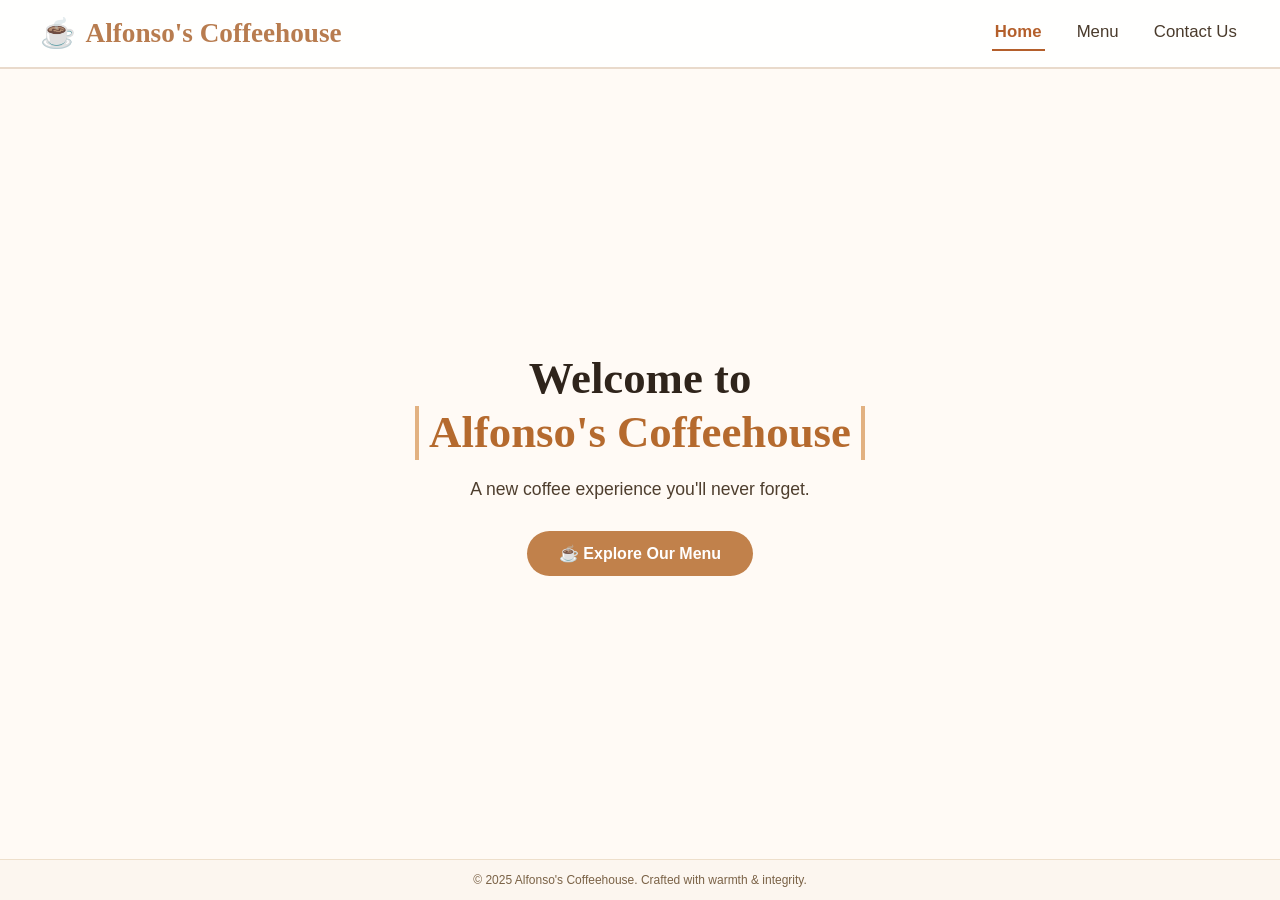
<file: Coffee Shop/index.html>
<!DOCTYPE html>
<html lang="en">
<head>
  <meta charset="UTF-8">
  <meta name="viewport" content="width=device-width, initial-scale=1.0, viewport-fit=cover, user-scalable=no">
  <title>Alfonso's Coffeehouse</title>
  <link rel="stylesheet" href="styles.css">
</head>
<body>
  <div class="app-container">
    <!-- Header with clickable logo -->
    <header class="site-header">
      <a href="#home" class="logo">
        <span class="logo-icon">☕</span>
        <span>Alfonso's Coffeehouse</span>
      </a>
      <nav class="main-nav">
        <a href="#home" class="nav-link">Home</a>
        <a href="#menu" class="nav-link">Menu</a>
        <a href="#contact" class="nav-link">Contact Us</a>
      </nav>
    </header>

    <main class="pages-container">
      <!-- HOME PAGE – centered, no image -->
      <article id="home" class="page">
        <div class="page-content home-layout">
          <div class="hero-text centered">
            <h1 class="welcome-title">Welcome to <br><span class="coffee-brand">Alfonso's Coffeehouse</span></h1>
            <p class="short-description">
              A new coffee experience you'll never forget.
            </p>
            <a href="#menu" class="cta-menu-btn">☕ Explore Our Menu</a>
          </div>
        </div>
      </article>

      <!-- MENU PAGE – order: Coffee, Non‑Coffee, Houseblend, Pastries -->
      <article id="menu" class="page">
        <div class="page-content menu-layout">
          <div class="menu-container">
            <h2 class="menu-page-title">Menu</h2>
            <div class="menu-grid">
              <!-- Coffee -->
              <div class="menu-section">
                <div class="menu-section-header">
                  <span>☕ Coffee</span>
                  <span class="size-label">(16oz)</span>
                </div>
                <ul class="menu-items">
                  <li><span>Espresso</span><span>₱100</span></li>
                  <li><span>Americano</span><span>₱100</span></li>
                  <li><span>Latte</span><span>₱100</span></li>
                  <li><span>Cappuccino</span><span>₱100</span></li>
                  <li><span>Mocha</span><span>₱100</span></li>
                </ul>
              </div>

              <!-- Non‑Coffee -->
              <div class="menu-section">
                <div class="menu-section-header">
                  <span>🍵 Non‑Coffee</span>
                  <span class="size-label">(16oz)</span>
                </div>
                <ul class="menu-items">
                  <li><span>Chai Latte</span><span>₱100</span></li>
                  <li><span>Matcha Latte</span><span>₱100</span></li>
                  <li><span>Hot Chocolate</span><span>₱100</span></li>
                  <li><span>Herbal Tea</span><span>₱100</span></li>
                  <li><span>Steamer (Vanilla)</span><span>₱100</span></li>
                </ul>
              </div>

              <!-- Houseblend -->
              <div class="menu-section">
                <div class="menu-section-header">
                  <span>🏠 Houseblend</span>
                  <span class="size-label">(16oz)</span>
                </div>
                <ul class="menu-items">
                  <li><span>Alfonso's Signature</span><span>₱100</span></li>
                  <li><span>Morning Roast</span><span>₱100</span></li>
                  <li><span>Dark French</span><span>₱100</span></li>
                  <li><span>Decaf House</span><span>₱100</span></li>
                </ul>
              </div>

              <!-- Pastries (no size) -->
              <div class="menu-section">
                <div class="menu-section-header">
                  <span>🥐 Pastries</span>
                  <span class="size-label">(Per Slice)</span>
                </div>
                <ul class="menu-items">
                  <li><span>Chocolate cake</span><span>₱100</span></li>
                  <li><span>Almond Croissant</span><span>₱100</span></li>
                  <li><span>Chocolate Muffin</span><span>₱100</span></li>
                  <li><span>Banana bread</span><span>₱100</span></li>
                  <li><span>Cinnamon Roll</span><span>₱100</span></li>
                </ul>
              </div>
            </div>
            <div class="menu-footer-note">✨ Specials items are only available at physical store! ✨</div>
          </div>
        </div>
      </article>

      <!-- CONTACT PAGE -->
      <article id="contact" class="page">
        <div class="page-content contact-layout">
          <div class="contact-container">
            <h2 class="contact-title">Get in Touch</h2>
            <div class="contact-info-single">
              <div class="info-item">
                <span class="info-icon">📍</span>
                <div><strong>Visit us</strong><br>Muntinlupa City, Poblacion</div>
              </div>
              <div class="info-item">
                <span class="info-icon">📞</span>
                <div><strong>Call us</strong><br>+63 0912 346 4265</div>
              </div>
              <div class="info-item">
                <span class="info-icon">✉️</span>
                <div><strong>Email</strong><br>nobody@alfonsoscoffee.com</div>
              </div>
              <div class="info-item">
                <span class="info-icon">🕒</span>
                <div><strong>Hours</strong><br>Mon – Sun: 2:00pm – 12:00am</div>
              </div>
              <div class="info-item">
                <span class="info-icon">🗺️</span>
                <div><strong>Location</strong><br>Inside Katarungan 1 – near 7/11</div>
              </div>
            </div>
            <div class="contact-note">We’d love to hear from you — stop by for the perfect brew.</div>
          </div>
        </div>
      </article>
    </main>

    <!-- Footer – only copyright -->
    <footer class="site-footer">
      <p>&copy; 2025 Alfonso's Coffeehouse. Crafted with warmth & integrity.</p>
    </footer>
  </div>
</body>
</html>
</file>
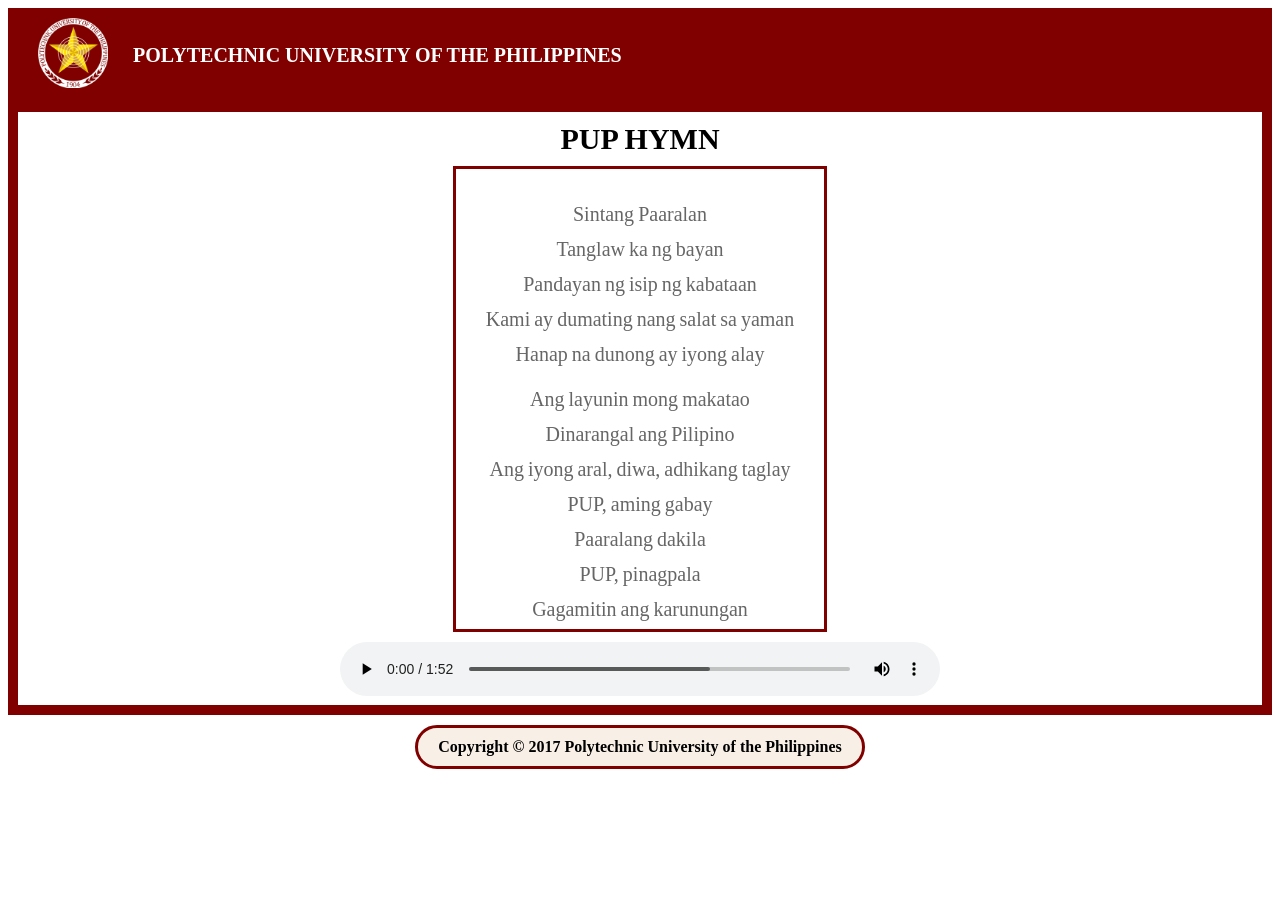
<file: PUP hymn VSC/index.html>
<!DOCTYPE html>
<html lang="en">
<head>
    <meta charset="UTF-8">
    <title>PUP Hymn</title>
    <link rel="stylesheet" href="styles.css">
</head>
<body>

<!-- Header with university logo and name -->
<table style="width:100%; background-color:#800000;" cellpadding="0" cellspacing="0">
    <tr>
        <td style="width:70px; text-align:center; padding:10px; padding-left:30px;">
            <img src="pup logo.jpeg" width="70" height="70" alt="PUP Logo">
        </td>
        <td style="color:white; font-family: 'Trajan Pro 3'; font-size:20px; font-weight:bold; padding-left:15px;">
            POLYTECHNIC UNIVERSITY OF THE PHILIPPINES
        </td>
    </tr>
</table>

<!-- Main content area with lyrics and audio -->
<div style="border:10px solid #800000; background-color:#ffffff; padding:5px; text-align:center;">

    <!-- TITLE: PUP Hymn -->
    <h1 style="color:#000000; font-size:30px; margin-top:5px; margin-bottom:10px; text-align:center; font-weight:bold;">
        PUP HYMN
    </h1>

    <!-- Lyrics box – scrollable -->
    <div id="lyricsContainer" style="border:3px solid #800000; background-color:#ffffff; padding:30px; width:fit-content; max-height:400px; overflow-y:auto; margin:10px auto; border-style:solid; text-align:center;">
        
        <!-- Sintang Paaralan -->
        <div class="line">
            <span class="word" data-start="12.5">Sintang</span>
            <span class="word" data-start="13.5">Paaralan</span>
        </div>

        <!-- Tanglaw ka ng bayan -->
        <div class="line">
            <span class="word" data-start="15.0">Tanglaw</span>
            <span class="word" data-start="15.9">ka</span>
            <span class="word" data-start="16.5">ng</span>
            <span class="word" data-start="17.0">bayan</span>
        </div>

        <!-- Pandayan ng isip ng kabataan -->
        <div class="line">
            <span class="word" data-start="18.0">Pandayan</span>
            <span class="word" data-start="20.0">ng</span>
            <span class="word" data-start="20.5">isip</span>
            <span class="word" data-start="21.5">ng</span>
            <span class="word" data-start="22.5">kabataan</span>
        </div>

        <!-- Kami ay dumating nang salat sa yaman -->
        <div class="line">
            <span class="word" data-start="24.0">Kami</span>
            <span class="word" data-start="25.0">ay</span>
            <span class="word" data-start="25.5">dumating</span>
            <span class="word" data-start="26.5">nang</span>
            <span class="word" data-start="27.0">salat</span>
            <span class="word" data-start="28.0">sa</span>
            <span class="word" data-start="28.5">yaman</span>
        </div>

        <!-- Hanap na dunong ay iyong alay -->
        <div class="line">
            <span class="word" data-start="29.5">Hanap</span>
            <span class="word" data-start="30.0">na</span>
            <span class="word" data-start="30.5">dunong</span>
            <span class="word" data-start="32.5">ay</span>
            <span class="word" data-start="33.0">iyong</span>
            <span class="word" data-start="33.5">alay</span>
        </div>

        <!-- Ang layunin mong makatao -->
        <div class="line" style="margin-top:15px;">
            <span class="word" data-start="35.5">Ang</span>
            <span class="word" data-start="36.0">layunin</span>
            <span class="word" data-start="38.0">mong</span>
            <span class="word" data-start="39.0">makatao</span>
        </div>

        <!-- Dinarangal ang Pilipino -->
        <div class="line">
            <span class="word" data-start="41.0">Dinarangal</span>
            <span class="word" data-start="44.5">ang</span>
            <span class="word" data-start="45.0">Pilipino</span>
        </div>

        <!-- Ang iyong aral, diwa, adhikang taglay -->
        <div class="line">
            <span class="word" data-start="47.0">Ang</span>
            <span class="word" data-start="47.5">iyong</span>
            <span class="word" data-start="48.0">aral,</span>
            <span class="word" data-start="49.5">diwa,</span>
            <span class="word" data-start="51.3">adhikang</span>
            <span class="word" data-start="52.5">taglay</span>
        </div>

        <!-- PUP, aming gabay -->
        <div class="line">
            <span class="word" data-start="53.0">PUP,</span>
            <span class="word" data-start="54.5">aming</span>
            <span class="word" data-start="55.0">gabay</span>
        </div>

        <!-- Paaralang dakila -->
        <div class="line">
            <span class="word" data-start="56.0">Paaralang</span>
            <span class="word" data-start="59.0">dakila</span>
        </div>

        <!-- PUP, pinagpala -->
        <div class="line">
            <span class="word" data-start="62.3">PUP,</span>
            <span class="word" data-start="64.2">pinagpala</span>
        </div>

        <!-- Gagamitin ang karunungan -->
        <div class="line">
            <span class="word" data-start="68.5">Gagamitin</span>
            <span class="word" data-start="71.0">ang</span>
            <span class="word" data-start="72.0">karunungan</span>
        </div>

        <!-- Mula sa iyo, para sa bayan -->
        <div class="line">
            <span class="word" data-start="74.5">Mula</span>
            <span class="word" data-start="75.0">sa</span>
            <span class="word" data-start="75.5">iyo,</span>
            <span class="word" data-start="77.0">para</span>
            <span class="word" data-start="78.0">sa</span>
            <span class="word" data-start="78.3">bayan</span>
        </div>

        <!-- Ang iyong aral, diwa, adhikang taglay -->
        <div class="line">
            <span class="word" data-start="80.5">Ang</span>
            <span class="word" data-start="81.0">iyong</span>
            <span class="word" data-start="81.5">aral,</span>
            <span class="word" data-start="82.5">diwa,</span>
            <span class="word" data-start="84.1">adhikang</span>
            <span class="word" data-start="85.0">taglay</span>
        </div>

        <!-- PUP, aming gabay -->
        <div class="line">
            <span class="word" data-start="86.0">PUP,</span>
            <span class="word" data-start="87.5">aming</span>
            <span class="word" data-start="88.5">gabay</span>
        </div>

        <!-- Paaralang dakila -->
        <div class="line">
            <span class="word" data-start="89.5">Paaralang</span>
            <span class="word" data-start="92.0">dakila</span>
        </div>

        <!-- PUP, pinagpala -->
        <div class="line">
            <span class="word" data-start="95.5">PUP,</span>
            <span class="word" data-start="97.5">pinagpala</span>
        </div>

    </div>

    <!-- Audio controls -->
    <audio id="audioPlayer" controls style="width: 80%; max-width: 600px;">
        <source src="Imno ng PUP (The PUP Hymn).mp3" type="audio/mpeg">
    </audio>
</div>

<!-- Copyright box -->
<div style="border:3px solid #800000; background-color:#f8f0e6; padding:10px 20px; width:fit-content; margin:10px auto; border-radius:30px; text-align:center;">
    <p style="margin:0; font-weight:bold;">Copyright © 2017 Polytechnic University of the Philippines</p>
</div>

<script src="script.js"></script>
</body>
</html>
</file>
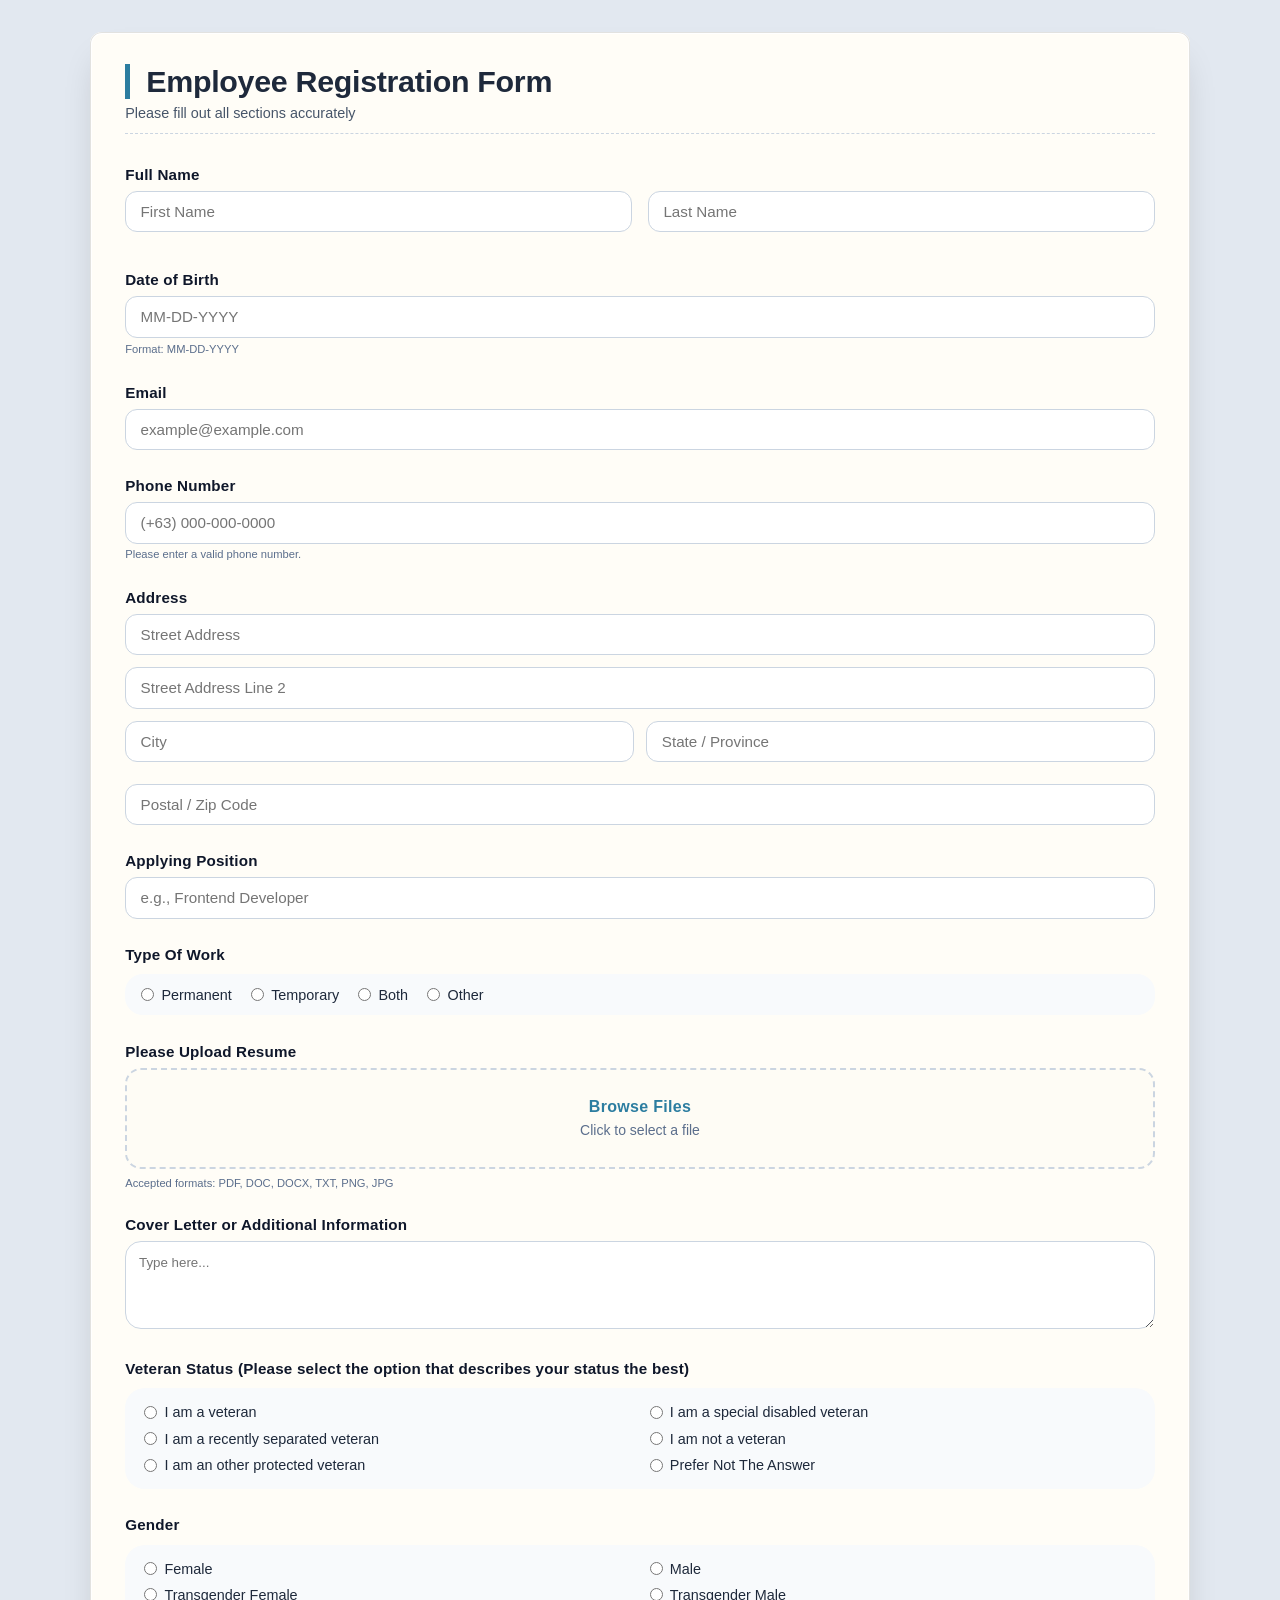
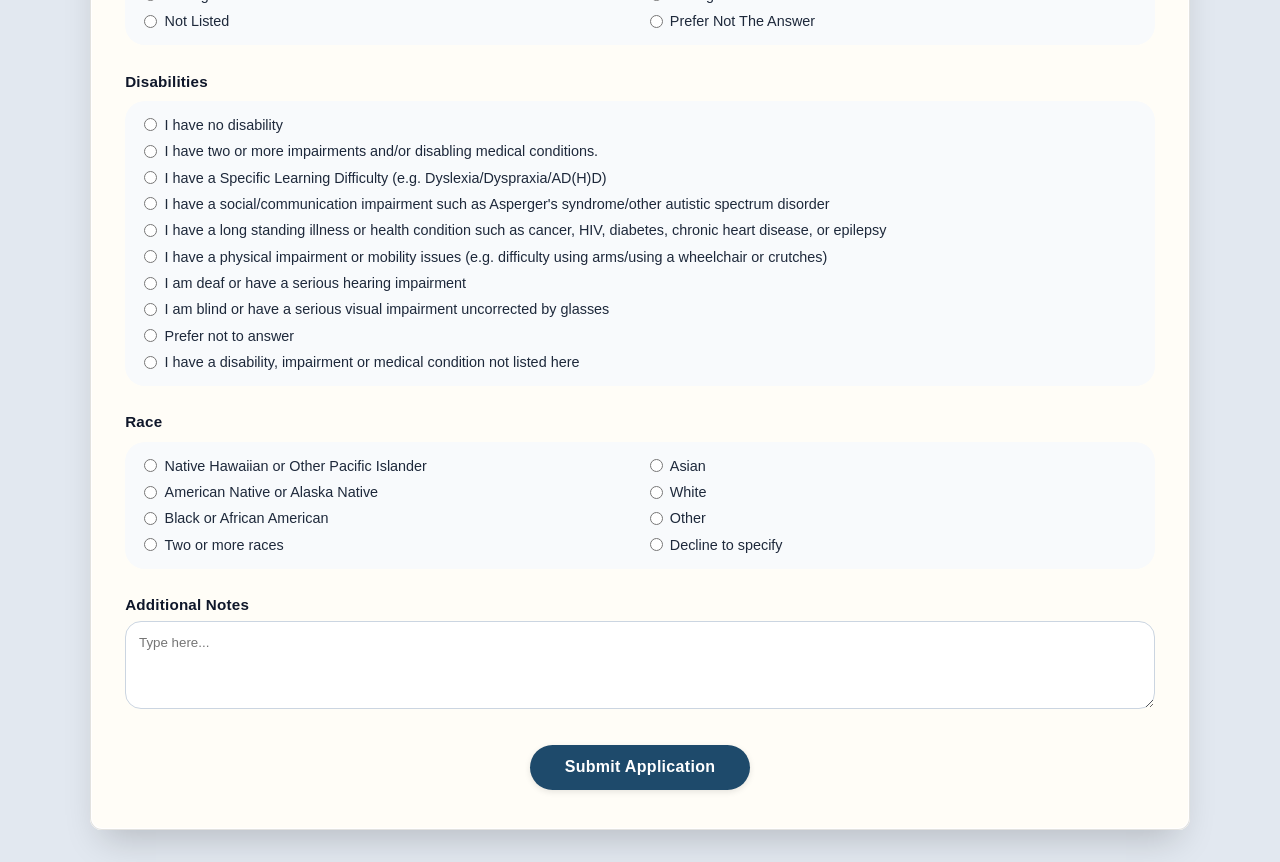
<file: Registration form/Main.html>
<!DOCTYPE html>
  <html lang="en">
  <head>
    <meta charset="UTF-8">
    <meta name="viewport" content="width=device-width, initial-scale=1.0">
    <title>Employee Registration Form</title>
    <link rel="stylesheet" href="style.css">
  </head>
  <body>
    <div class="border">
      <div class="form-container">
        <header>
          <h1>Employee Registration Form</h1>
          <p class="subhead">Please fill out all sections accurately</p>
        </header>

        <form id="employeeForm" action="#" method="post" enctype="multipart/form-data">
          <!-- FULL NAME -->
          <div class="form-section">
            <label class="section-label">Full Name</label>
            <div class="name-row">
              <div class="input-group">
                <input type="text" name="firstName" placeholder="First Name" autocomplete="given-name">
              </div>
              <div class="input-group">
                <input type="text" name="lastName" placeholder="Last Name" autocomplete="family-name">
              </div>
            </div>
          </div>

          <!-- DATE OF BIRTH -->
          <div class="form-section">
            <label for="dob" class="section-label">Date of Birth</label>
            <div class="input-group">
              <input type="text" id="dob" name="dob" placeholder="MM-DD-YYYY" autocomplete="bday">
              <small>Format: MM-DD-YYYY</small>
            </div>
          </div>

          <!-- EMAIL -->
          <div class="form-section">
            <label for="email" class="section-label">Email</label>
            <div class="input-group">
              <input type="email" id="email" name="email" placeholder="example@example.com" autocomplete="email">
            </div>
          </div>

          <!-- PHONE NUMBER -->
          <div class="form-section">
            <label for="phone" class="section-label">Phone Number</label>
            <div class="input-group">
              <input type="tel" id="phone" name="phone" placeholder="(+63) 000-000-0000" autocomplete="tel">
              <small class="helper-text">Please enter a valid phone number.</small>
            </div>
          </div>

          <!-- ADDRESS (City + State side by side, Postal below) -->
          <div class="form-section">
            <label class="section-label">Address</label>
            <div class="input-group">
              <input type="text" name="street" placeholder="Street Address" autocomplete="address-line1">
            </div>
            <div class="input-group">
              <input type="text" name="street2" placeholder="Street Address Line 2" autocomplete="address-line2">
            </div>
            <div class="address-row">
              <div class="input-group half-width">
                <input type="text" name="city" placeholder="City" autocomplete="address-level2">
              </div>
              <div class="input-group half-width">
                <input type="text" name="state" placeholder="State / Province" autocomplete="address-level1">
              </div>
            </div>
            <div class="input-group">
              <input type="text" name="zip" placeholder="Postal / Zip Code" autocomplete="postal-code">
            </div>
          </div>

          <!-- APPLYING POSITION -->
          <div class="form-section">
            <label for="position" class="section-label">Applying Position</label>
            <div class="input-group">
              <input type="text" id="position" name="position" placeholder="e.g., Frontend Developer">
            </div>
          </div>

          <!-- TYPE OF WORK -->
          <fieldset class="radio-group">
            <legend class="section-label">Type Of Work</legend>
            <div class="options-row">
              <label><input type="radio" name="workType" value="Permanent"> Permanent</label>
              <label><input type="radio" name="workType" value="Temporary"> Temporary</label>
              <label><input type="radio" name="workType" value="Both"> Both</label>
              <label><input type="radio" name="workType" value="Other"> Other</label>
            </div>
          </fieldset>

          <!-- RESUME UPLOAD (clickable drop area) -->
          <div class="form-section">
            <label class="section-label">Please Upload Resume</label>
            <div class="file-drop-area">
              <input type="file" name="resume" id="resume" accept=".pdf,.doc,.docx,.txt,.png,.jpg">
              <div class="drop-instructions">
                <span class="browse-text">Browse Files</span>
                <span class="drag-text">Click to select a file</span>
              </div>
            </div>
            <small class="file-hint">Accepted formats: PDF, DOC, DOCX, TXT, PNG, JPG</small>
          </div>

          <!-- COVER LETTER -->
          <div class="form-section">
            <label for="coverLetter" class="section-label">Cover Letter or Additional Information</label>
            <textarea id="coverLetter" name="coverLetter" rows="4" placeholder="Type here..."></textarea>
          </div>

          <!-- VETERAN STATUS (two‑column) -->
          <fieldset class="radio-group">
            <legend class="section-label">Veteran Status <span>(Please select the option that describes your status the best)</span></legend>
            <div class="check-grid">
              <label><input type="radio" name="veteran" value="veteran"> I am a veteran</label>
              <label><input type="radio" name="veteran" value="special_disabled"> I am a special disabled veteran</label>
              <label><input type="radio" name="veteran" value="recently_separated"> I am a recently separated veteran</label>
              <label><input type="radio" name="veteran" value="not_veteran"> I am not a veteran</label>
              <label><input type="radio" name="veteran" value="other_protected"> I am an other protected veteran</label>
              <label><input type="radio" name="veteran" value="prefer_not_vet"> Prefer Not The Answer</label>
            </div>
          </fieldset>

          <!-- GENDER -->
          <fieldset class="radio-group">
            <legend class="section-label">Gender</legend>
            <div class="check-grid">
              <label><input type="radio" name="gender" value="Female"> Female</label>
              <label><input type="radio" name="gender" value="Male"> Male</label>
              <label><input type="radio" name="gender" value="Transgender Female"> Transgender Female</label>
              <label><input type="radio" name="gender" value="Transgender Male"> Transgender Male</label>
              <label><input type="radio" name="gender" value="Prefer Not The Answer"> Not Listed</label>
              <label><input type="radio" name="gender" value="Not Listed"> Prefer Not The Answer</label>
            </div>
          </fieldset>

          <!-- DISABILITIES -->
          <fieldset class="radio-group">
            <legend class="section-label">Disabilities</legend>
            <div class="check-grid vertical-list">
              <label><input type="radio" name="disability" value="no_disability"> I have no disability</label>
              <label><input type="radio" name="disability" value="two_or_more"> I have two or more impairments and/or disabling medical conditions.</label>
              <label><input type="radio" name="disability" value="specific_learning"> I have a Specific Learning Difficulty (e.g. Dyslexia/Dyspraxia/AD(H)D)</label>
              <label><input type="radio" name="disability" value="social_communication"> I have a social/communication impairment such as Asperger's syndrome/other autistic spectrum disorder</label>
              <label><input type="radio" name="disability" value="long_standing_illness"> I have a long standing illness or health condition such as cancer, HIV, diabetes, chronic heart disease, or epilepsy</label>
              <label><input type="radio" name="disability" value="physical_impairment"> I have a physical impairment or mobility issues (e.g. difficulty using arms/using a wheelchair or crutches)</label>
              <label><input type="radio" name="disability" value="hearing_impairment"> I am deaf or have a serious hearing impairment</label>
              <label><input type="radio" name="disability" value="visual_impairment"> I am blind or have a serious visual impairment uncorrected by glasses</label>
              <label><input type="radio" name="disability" value="prefer_not_disability"> Prefer not to answer</label>
              <label><input type="radio" name="disability" value="not_listed_disability"> I have a disability, impairment or medical condition not listed here</label>
            </div>
          </fieldset>

          <!-- RACE -->
          <fieldset class="radio-group">
            <legend class="section-label">Race</legend>
            <div class="check-grid">
              <label><input type="radio" name="race" value="American Native or Alaska Native"> Native Hawaiian or Other Pacific Islander</label>
              <label><input type="radio" name="race" value="Asian"> Asian</label>
              <label><input type="radio" name="race" value="Black or African American"> American Native or Alaska Native </label>
              <label><input type="radio" name="race" value="Native Hawaiian or Other Pacific Islander"> White </label>
              <label><input type="radio" name="race" value="White"> Black or African American</label>
              <label><input type="radio" name="race" value="Two or more races"> Other</label>
              <label><input type="radio" name="race" value="Decline to specify"> Two or more races</label>
              <label><input type="radio" name="race" value="Other">  Decline to specify</label>
            </div>
          </fieldset>

          <!-- ADDITIONAL NOTES -->
          <div class="form-section">
            <label for="additionalNotes" class="section-label">Additional Notes</label>
            <textarea id="additionalNotes" name="additionalNotes" rows="4" placeholder="Type here..."></textarea>
          </div>

          <!-- SUBMIT BUTTON -->
          <div class="submit-area">
            <button type="submit" class="submit-btn">Submit Application</button>
          </div>
        </form>
      </div>
    </div>
  </body>
  </html>
</file>
<file: Coffee Shop/styles.css>
/* RESET & GLOBAL – pure system fonts, no external */
* {
  margin: 0;
  padding: 0;
  box-sizing: border-box;
}

html, body {
  height: 100%;
  width: 100%;
  overflow: hidden;
  font-family: -apple-system, BlinkMacSystemFont, 'Segoe UI', Roboto, Helvetica, Arial, sans-serif;
  background-color: #fef9f0;
  color: #2c2418;
}

.app-container {
  display: flex;
  flex-direction: column;
  height: 100vh;
  width: 100%;
  overflow: hidden;
  background: #fffaf5;
}

/* HEADER */
.site-header {
  display: flex;
  justify-content: space-between;
  align-items: center;
  padding: 1rem 2.5rem;
  background: #ffffffdd;
  backdrop-filter: blur(6px);
  border-bottom: 2px solid #e9dacb;
  flex-shrink: 0;
  box-shadow: 0 2px 8px rgba(0,0,0,0.02);
}

/* Logo – clickable link */
.logo {
  display: flex;
  align-items: center;
  gap: 0.6rem;
  font-size: 1.7rem;
  font-weight: 700;
  font-family: Georgia, 'Times New Roman', Times, serif;
  color: #b87c4f;
  text-decoration: none;
  cursor: pointer;
  transition: opacity 0.2s, transform 0.2s;
}

.logo:hover {
  opacity: 0.85;
  transform: translateY(-1px);
}

.logo-icon {
  font-size: 1.8rem;
}

.main-nav {
  display: flex;
  gap: 1.8rem;
}

.nav-link {
  background: transparent;
  border: none;
  font-size: 1.05rem;
  font-weight: 500;
  font-family: inherit;
  color: #4a3b2c;
  cursor: pointer;
  padding: 0.4rem 0.2rem;
  transition: 0.2s;
  text-decoration: none;
  border-bottom: 2px solid transparent;
}

/* Active page indicator */
.main-nav:has(~ .pages-container #home:target) .nav-link[href="#home"],
.main-nav:has(~ .pages-container #menu:target) .nav-link[href="#menu"],
.main-nav:has(~ .pages-container #contact:target) .nav-link[href="#contact"],
body:not(:has(:target)) .main-nav .nav-link[href="#home"] {
  color: #b45f2b;
  border-bottom-color: #b45f2b;
  font-weight: 600;
}

.nav-link:hover {
  color: #b45f2b;
  transform: translateY(-1px);
}

/* PAGES CONTAINER */
.pages-container {
  flex: 1;
  position: relative;
  min-height: 0;
  overflow: hidden;
}

.page {
  display: none;
  width: 100%;
  height: 100%;
  overflow-y: hidden;
  position: absolute;
  top: 0;
  left: 0;
  background: #fffaf5;
  align-items: center;
  justify-content: center;
}

#home:target,
#menu:target,
#contact:target,
body:not(:has(:target)) #home {
  display: flex;
}

.page-content {
  width: 100%;
  max-width: 1300px;
  margin: 0 auto;
  padding: 1.2rem 2rem;
  height: 100%;
  display: flex;
  align-items: center;
  justify-content: center;
}

/* HOME PAGE – centered */
.home-layout {
  display: flex;
  justify-content: center;
  align-items: center;
  width: 100%;
  height: 100%;
}

.hero-text.centered {
  text-align: center;
  max-width: 700px;
  width: 100%;
  padding: 1rem;
}

.welcome-title {
  font-family: Georgia, 'Times New Roman', Times, serif;
  font-size: 2.8rem;
  font-weight: 600;
  color: #2f241b;
  line-height: 1.2;
  margin-bottom: 1rem;
}

.coffee-brand {
  color: #b56a2e;
  border-left: 4px solid #e2b181;
  border-right: 4px solid #e2b181;   
  padding-right: 0.6rem;  
  padding-left: 0.6rem;
  display: inline-block;
}

.short-description {
  font-size: 1.1rem;
  line-height: 1.5;
  color: #4e3e2e;
  margin: 1rem 0 1.8rem 0;
  max-width: 550px;
  margin-left: auto;
  margin-right: auto;
}

.cta-menu-btn {
  background: #c1814b;
  border: none;
  padding: 0.8rem 2rem;
  font-weight: 600;
  font-family: inherit;
  font-size: 1rem;
  color: white;
  border-radius: 40px;
  cursor: pointer;
  transition: 0.2s;
  text-decoration: none;
  display: inline-flex;
  align-items: center;
  gap: 0.4rem;
}

.cta-menu-btn:hover {
  background: #9b6238;
  transform: scale(1.02);
}

/* MENU PAGE */
.menu-layout {
  display: flex;
  align-items: center;
  justify-content: center;
  height: 100%;
  padding: 1rem;
}

.menu-container {
  background: white;
  border-radius: 2rem;
  padding: 1.5rem 2rem;
  width: 100%;
  max-width: 1100px;
  box-shadow: 0 18px 30px -12px rgba(0,0,0,0.1);
  border: 1px solid #f0e3d6;
  max-height: 90%;
  overflow-y: auto;
  scrollbar-width: thin;
}

.menu-page-title {
  font-family: Georgia, 'Times New Roman', Times, serif;
  font-size: 1.8rem;
  text-align: center;
  color: #3f2d1e;
  margin-bottom: 1.2rem;
  border-bottom: 2px solid #e9dacb;
  display: inline-block;
  width: auto;
  padding-bottom: 0.3rem;
}

.menu-grid {
  display: grid;
  grid-template-columns: repeat(auto-fit, minmax(220px, 1fr));
  gap: 1.5rem;
  margin-top: 0.5rem;
}

.menu-section {
  background: #fefaf5;
  border-radius: 1.2rem;
  padding: 1rem;
  box-shadow: 0 2px 5px rgba(0,0,0,0.03);
}

.menu-section-header {
  display: flex;
  justify-content: space-between;
  align-items: baseline;
  font-weight: 700;
  font-size: 1.2rem;
  color: #b56a2e;
  padding-bottom: 0.5rem;
  border-bottom: 1px solid #eedfcb;
  margin-bottom: 0.8rem;
  font-family: Georgia, 'Times New Roman', Times, serif;
}

.size-label {
  font-size: 0.8rem;
  font-weight: normal;
  color: #c28a5c;
}

.menu-items {
  list-style: none;
}

.menu-items li {
  display: flex;
  justify-content: space-between;
  align-items: baseline;
  padding: 0.4rem 0;
  font-size: 0.9rem;
  border-bottom: 1px dashed #f0e3d6;
  color: #4a3b2c;
}

.menu-items li span:first-child { font-weight: 500; }
.menu-items li span:last-child { font-weight: 600; color: #c1814b; }

.menu-footer-note {
  text-align: center;
  margin-top: 1.5rem;
  font-size: 0.85rem;
  color: #8f6e48;
  background: #fcf6ef;
  padding: 0.5rem;
  border-radius: 2rem;
}

.menu-container::-webkit-scrollbar {
  width: 5px;
  background: #e9dacb;
  border-radius: 10px;
}
.menu-container::-webkit-scrollbar-thumb {
  background: #c28a5c;
  border-radius: 10px;
}

/* CONTACT PAGE – only contact info */
.contact-layout {
  display: flex;
  align-items: center;
  justify-content: center;
  height: 100%;
  padding: 1rem;
}

.contact-container {
  background: white;
  border-radius: 2rem;
  padding: 2rem 2rem;
  width: 100%;
  max-width: 700px;
  box-shadow: 0 18px 30px -12px rgba(0,0,0,0.1);
  border: 1px solid #f0e3d6;
  max-height: 90%;
  overflow-y: auto;
  scrollbar-width: thin;
}

.contact-title {
  font-family: Georgia, 'Times New Roman', Times, serif;
  font-size: 1.8rem;
  text-align: center;
  color: #3f2d1e;
  margin-bottom: 1.5rem;
  border-bottom: 2px solid #e9dacb;
  display: inline-block;
  width: auto;
  padding-bottom: 0.3rem;
}

.contact-info-single {
  display: flex;
  flex-direction: column;
  gap: 1.2rem;
  margin: 1rem 0;
}

.info-item {
  display: flex;
  gap: 1rem;
  align-items: flex-start;
  font-size: 1rem;
  color: #4a3b2c;
  line-height: 1.4;
}

.info-icon {
  font-size: 1.3rem;
  min-width: 2rem;
  color: #c1814b;
}

.info-item strong {
  color: #2f241b;
  font-weight: 600;
}

.contact-note {
  text-align: center;
  margin-top: 1.5rem;
  font-size: 0.85rem;
  color: #8f6e48;
  background: #fcf6ef;
  padding: 0.7rem;
  border-radius: 2rem;
}

/* FOOTER – only copyright */
.site-footer {
  flex-shrink: 0;
  display: flex;
  justify-content: center;
  align-items: center;
  padding: 0.8rem 2rem;
  background: #fcf6ef;
  border-top: 1px solid #eedfcb;
  font-size: 0.75rem;
  color: #7a6246;
}

/* RESPONSIVE */
@media (max-width: 700px) {
  .site-header { padding: 0.7rem 1.5rem; }
  .logo span { font-size: 1.3rem; }
  .main-nav { gap: 1rem; }
  .nav-link { font-size: 0.9rem; }
  .welcome-title { font-size: 2rem; }
  .short-description { font-size: 0.95rem; }
  .contact-container { padding: 1.2rem; max-width: 90%; }
  .menu-container { padding: 1rem; }
  .menu-grid { grid-template-columns: 1fr; }
  .menu-page-title, .contact-title { font-size: 1.4rem; }
  .site-footer { padding: 0.6rem 1rem; font-size: 0.7rem; }
}

@media (max-height: 560px) {
  .welcome-title { font-size: 1.6rem; margin-bottom: 0.3rem; }
  .short-description { margin: 0.5rem 0 1rem; }
  .cta-menu-btn { padding: 0.4rem 1.2rem; font-size: 0.85rem; }
  .menu-container, .contact-container { padding: 0.8rem; max-height: 85%; }
  .menu-section-header { font-size: 1rem; }
  .menu-items li { font-size: 0.8rem; padding: 0.2rem 0; }
  .info-item { font-size: 0.85rem; gap: 0.6rem; }
  .site-header { padding: 0.4rem 1rem; }
}
</file>
<file: PUP hymn VSC/styles.css>
/* Style for each word span */
.word {
    transition: all 0.2s ease;
    color: #666;
    font-size: 20px;
    line-height: 1.5;
    display: inline-block;
}
.word.active {
    color: #800000;
    font-weight: bold;
    font-size: 22px;
    text-shadow: 0 0 3px #DAA520;
}
.line {
    margin-bottom: 5px;
}
</file>
<file: Registration form/style.css>
* {
  margin: 0;
  padding: 0;
  box-sizing: border-box;
}

body {
  background: #e2e8f0;
  font-family: 'Segoe UI', Roboto, 'Helvetica Neue', sans-serif;
  display: flex;
  justify-content: center;
  align-items: center;
  min-height: 100vh;
  padding: 2rem 1.5rem;
}

.border {
  background: #fffdf7;
  box-shadow: 0 20px 35px -12px rgba(0, 0, 0, 0.2), 0 0 0 1px #e2e2e0 inset, 0 0 0 2px #fff inset;
  border-radius: 12px;
  width: 100%;
  max-width: 1100px;
}

.form-container {
  padding: 2rem 2.2rem;
}

@media (max-width: 680px) {
  .form-container {
    padding: 1.5rem;
  }
  .paper-border {
    border-radius: 8px;
  }
}

h1 {
  font-size: 1.9rem;
  font-weight: 600;
  color: #1e293b;
  letter-spacing: -0.3px;
  border-left: 5px solid #2c7da0;
  padding-left: 1rem;
  margin-bottom: 0.35rem;
}

.subhead {
  color: #475569;
  font-size: 0.9rem;
  margin-bottom: 2rem;
  border-bottom: 1px dashed #cbd5e1;
  padding-bottom: 0.75rem;
}

.form-section {
  margin-bottom: 1.7rem;
}

.section-label {
  display: block;
  font-weight: 600;
  font-size: 0.95rem;
  color: #0f172a;
  margin-bottom: 0.5rem;
  letter-spacing: 0.2px;
}

.input-group input,
.input-group textarea,
select {
  width: 100%;
  padding: 0.7rem 0.9rem;
  border: 1px solid #cbd5e1;
  border-radius: 12px;
  font-size: 0.95rem;
  transition: 0.2s;
  background: white;
  font-family: inherit;
}

.input-group input:focus,
textarea:focus {
  outline: none;
  border-color: #2c7da0;
  box-shadow: 0 0 0 3px rgba(44, 125, 160, 0.2);
}

.name-row {
  display: flex;
  gap: 1rem;
  flex-wrap: wrap;
}

.name-row .input-group {
  flex: 1;
}

.address-row {
  display: flex;
  gap: 0.8rem;
  margin-bottom: 0.6rem;
  flex-wrap: wrap;
}

.half-width {
  flex: 1;
  min-width: 130px;
}

.input-group {
  margin-bottom: 0.75rem;
}

small {
  font-size: 0.7rem;
  color: #5b6e8c;
  display: inline-block;
  margin-top: 5px;
}

.helper-text {
  margin-top: 4px;
}

/* Radio groups */
.radio-group {
  border: none;
  margin: 1.5rem 0 1.7rem 0;
  padding: 0;
}

.radio-group legend {
  font-weight: 600;
  font-size: 0.95rem;
  color: #0f172a;
  margin-bottom: 0.7rem;
  padding: 0;
  float: left;
  width: 100%;
}

.options-row {
  display: flex;
  flex-wrap: wrap;
  gap: 1.2rem;
  align-items: center;
  background: #f8fafc;
  padding: 0.8rem 1rem;
  border-radius: 18px;
}

/* Grid styling for all /radio groups */
.check-grid {
  display: grid;
  gap: 0.65rem 1.2rem;
  background: #f8fafc;
  padding: 1rem 1.2rem;
  border-radius: 20px;
  grid-template-columns: repeat(2, 1fr);
}

/* One column for disabilities */
.check-grid.vertical-list {
  grid-template-columns: 1fr;
}

/* On small screens, all grids become one column */
@media (max-width: 640px) {
  .check-grid,
  .check-grid.two-columns,
  .check-grid.race-grid {
    grid-template-columns: 1fr;
  }
}

.options-row label,
.check-grid label {
  display: inline-flex;
  align-items: center;
  gap: 0.45rem;
  font-weight: 450;
  font-size: 0.9rem;
  cursor: pointer;
  color: #1e293b;
}

.wrap-options {
  gap: 1rem;
}

/* File drop area */
.file-drop-area {
  position: relative;
  border: 2px dashed #cbd5e1;
  border-radius: 16px;
  padding: 1.8rem 1.5rem;
  text-align: center;
  background: #fefcf5;
  transition: all 0.2s ease;
  cursor: pointer;
}

.file-drop-area:hover {
  border-color: #2c7da0;
  background: #f8fafc;
}

.file-drop-area input[type="file"] {
  position: absolute;
  width: 100%;
  height: 100%;
  top: 0;
  left: 0;
  opacity: 0;
  cursor: pointer;
  z-index: 2;
}

.drop-instructions {
  display: flex;
  flex-direction: column;
  gap: 6px;
  pointer-events: none;
}

.browse-text {
  font-size: 16px;
  font-weight: 600;
  color: #2c7da0;
  letter-spacing: 0.3px;
}

.drag-text {
  font-size: 14px;
  color: #5b6e8c;
}

.file-hint {
  display: block;
  margin-top: 8px;
  font-size: 0.7rem;
  color: #5b6e8c;
}

textarea {
  width: 100%;
  border-radius: 16px;
  border: 1px solid #cbd5e1;
  padding: 0.8rem;
  font-family: inherit;
  resize: vertical;
}

.submit-area {
  text-align: center;
  margin-top: 2rem;
  margin-bottom: 0.5rem;
}

.submit-btn {
  background: #1e4a6b;
  color: white;
  font-weight: 600;
  font-size: 1rem;
  padding: 0.85rem 2.2rem;
  border: none;
  border-radius: 40px;
  cursor: pointer;
  transition: 0.2s;
  box-shadow: 0 2px 6px rgba(0, 0, 0, 0.1);
  letter-spacing: 0.3px;
}

.submit-btn:hover {
  background: #0f3b55;
  transform: scale(0.98);
  box-shadow: 0 1px 3px rgba(0, 0, 0, 0.1);
}

fieldset {
  margin-bottom: 1.2rem;
}

@media (max-width: 550px) {
  .options-row {
    flex-direction: column;
    align-items: flex-start;
    gap: 0.6rem;
  }
  .file-drop-area {
    padding: 1.2rem 1rem;
  }
}
</file>
